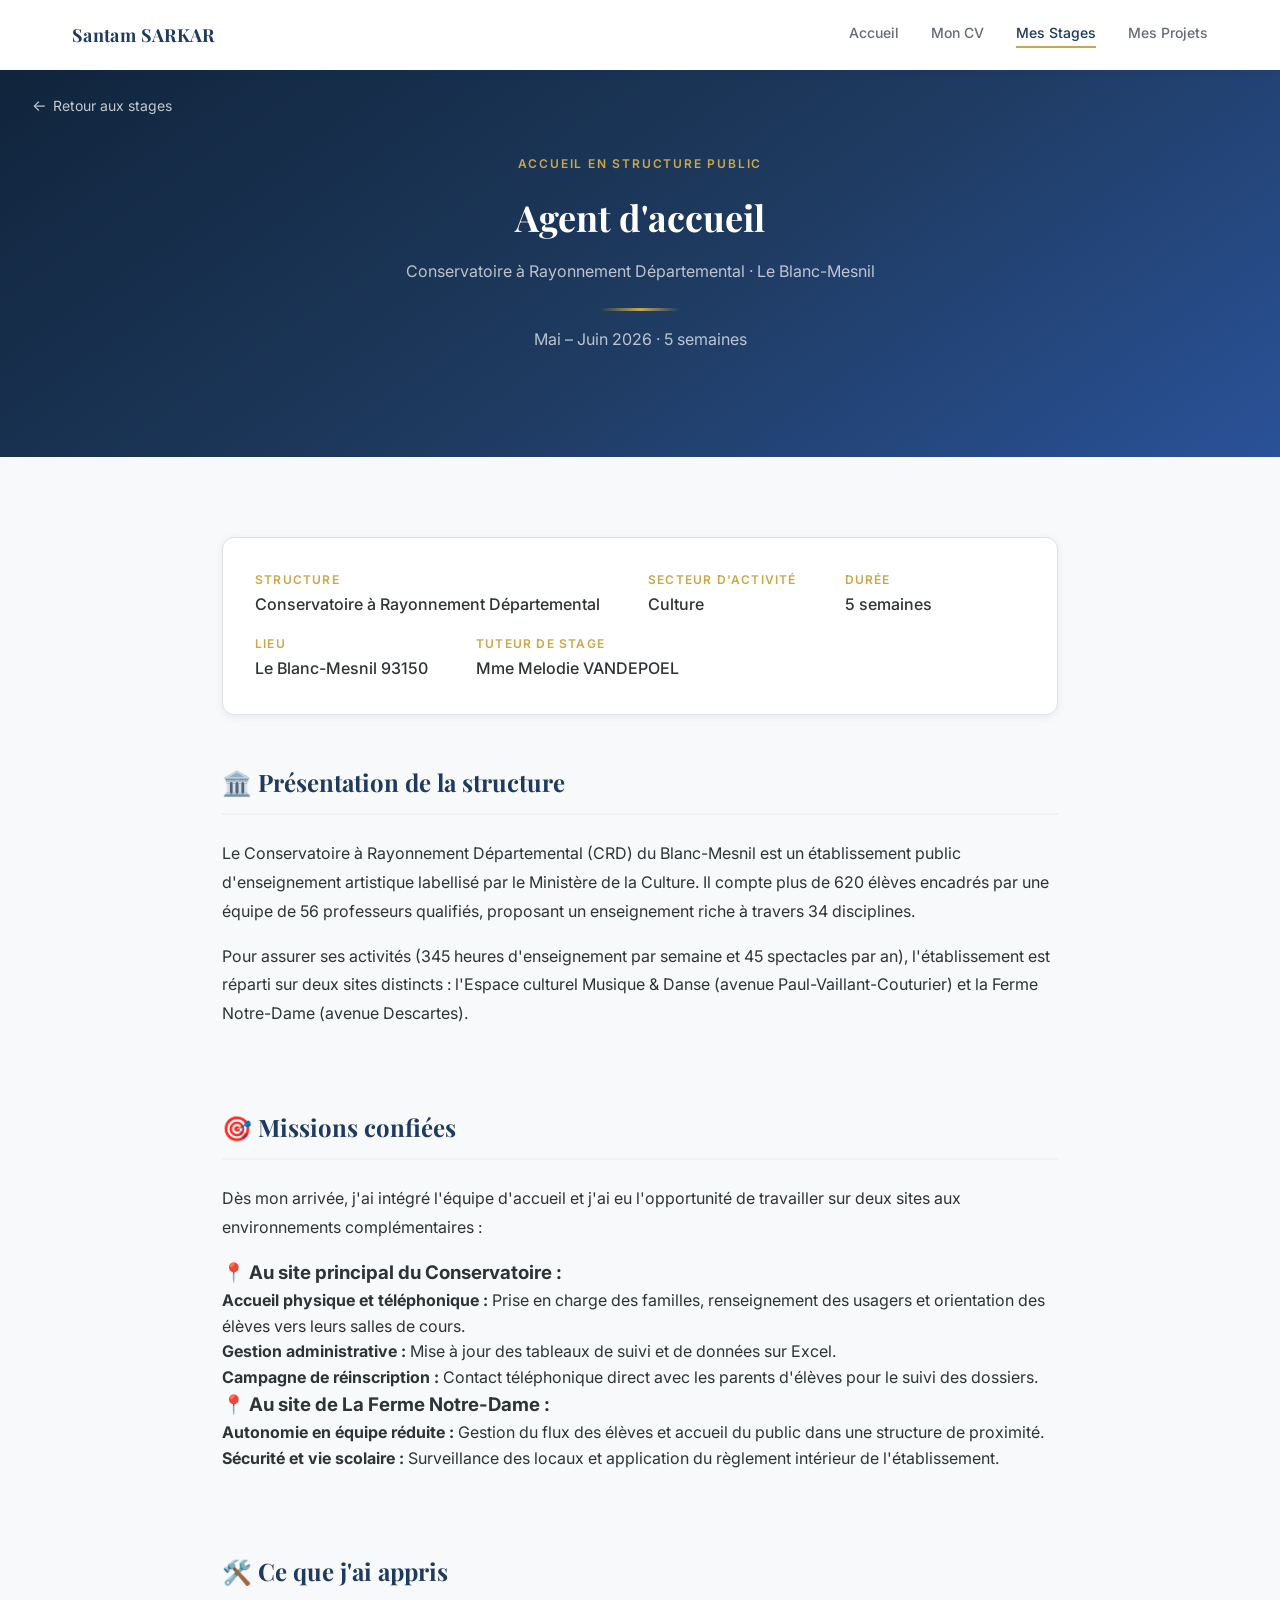
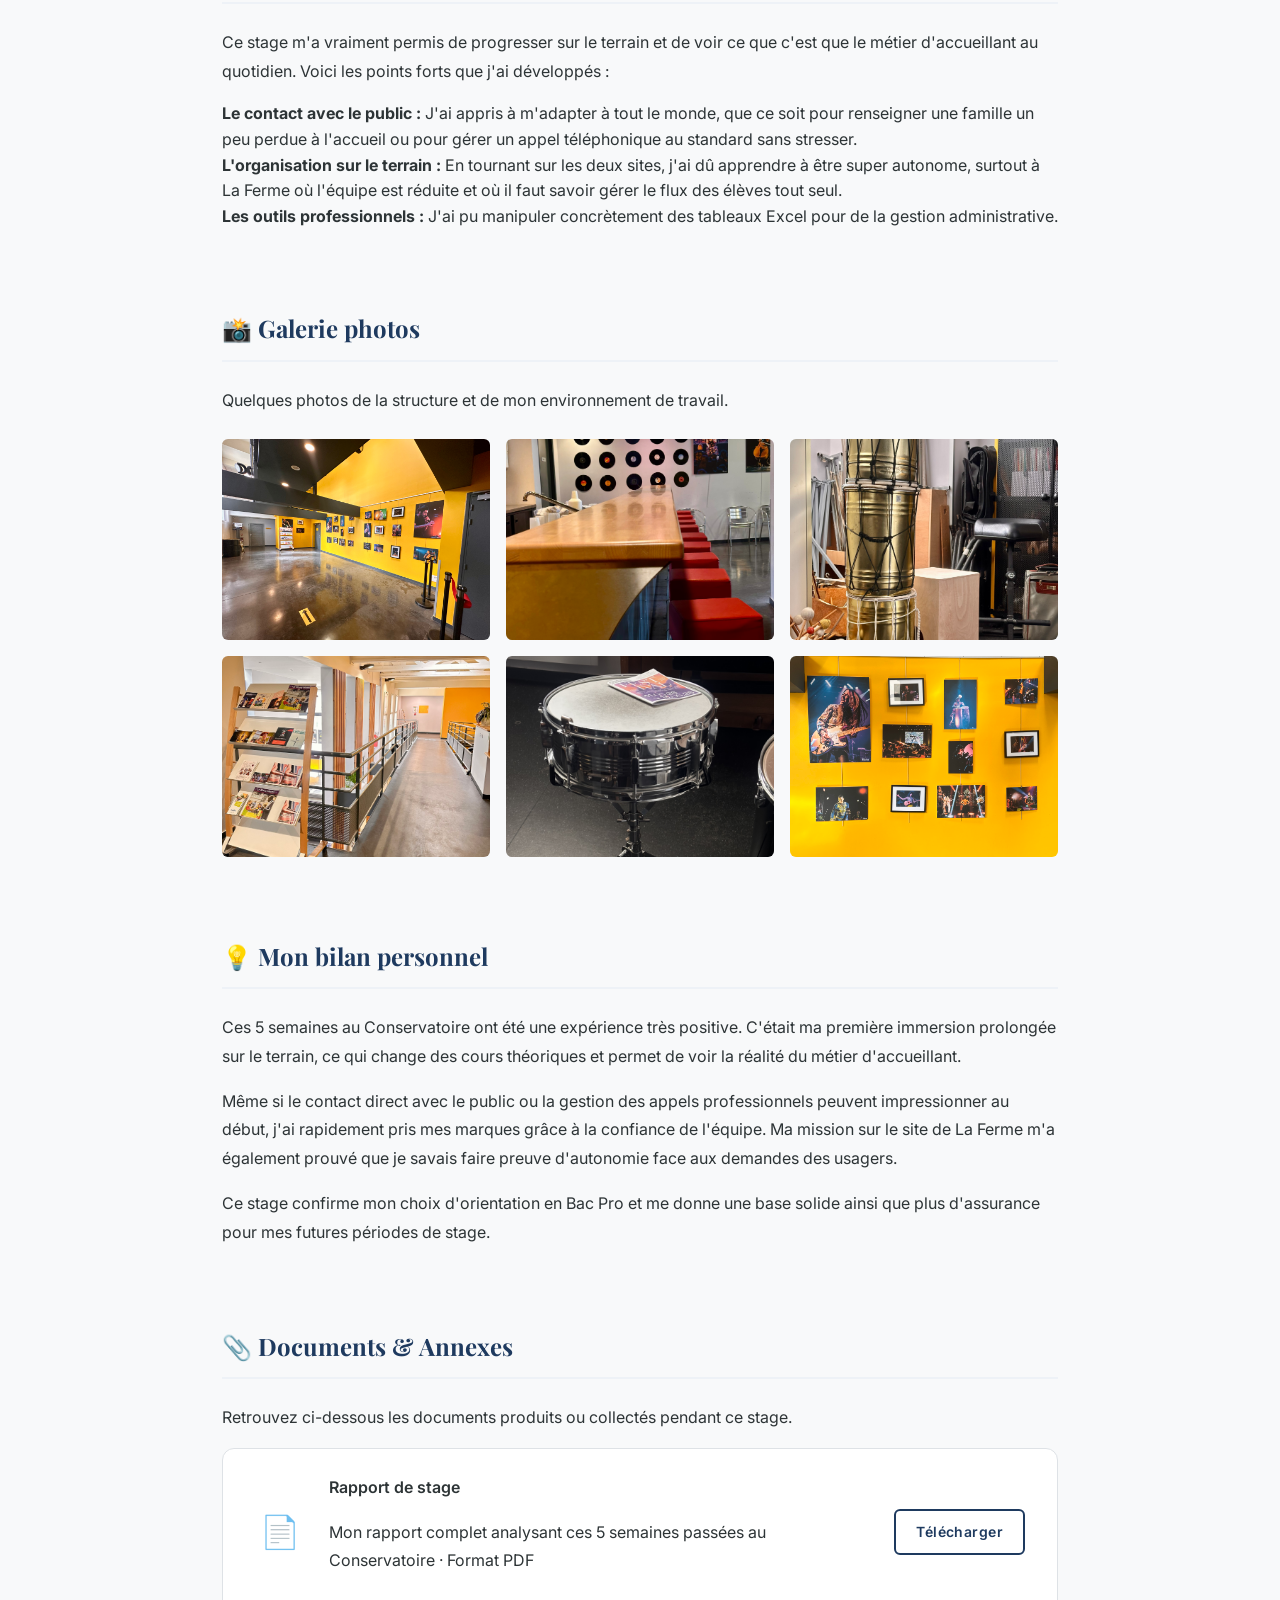
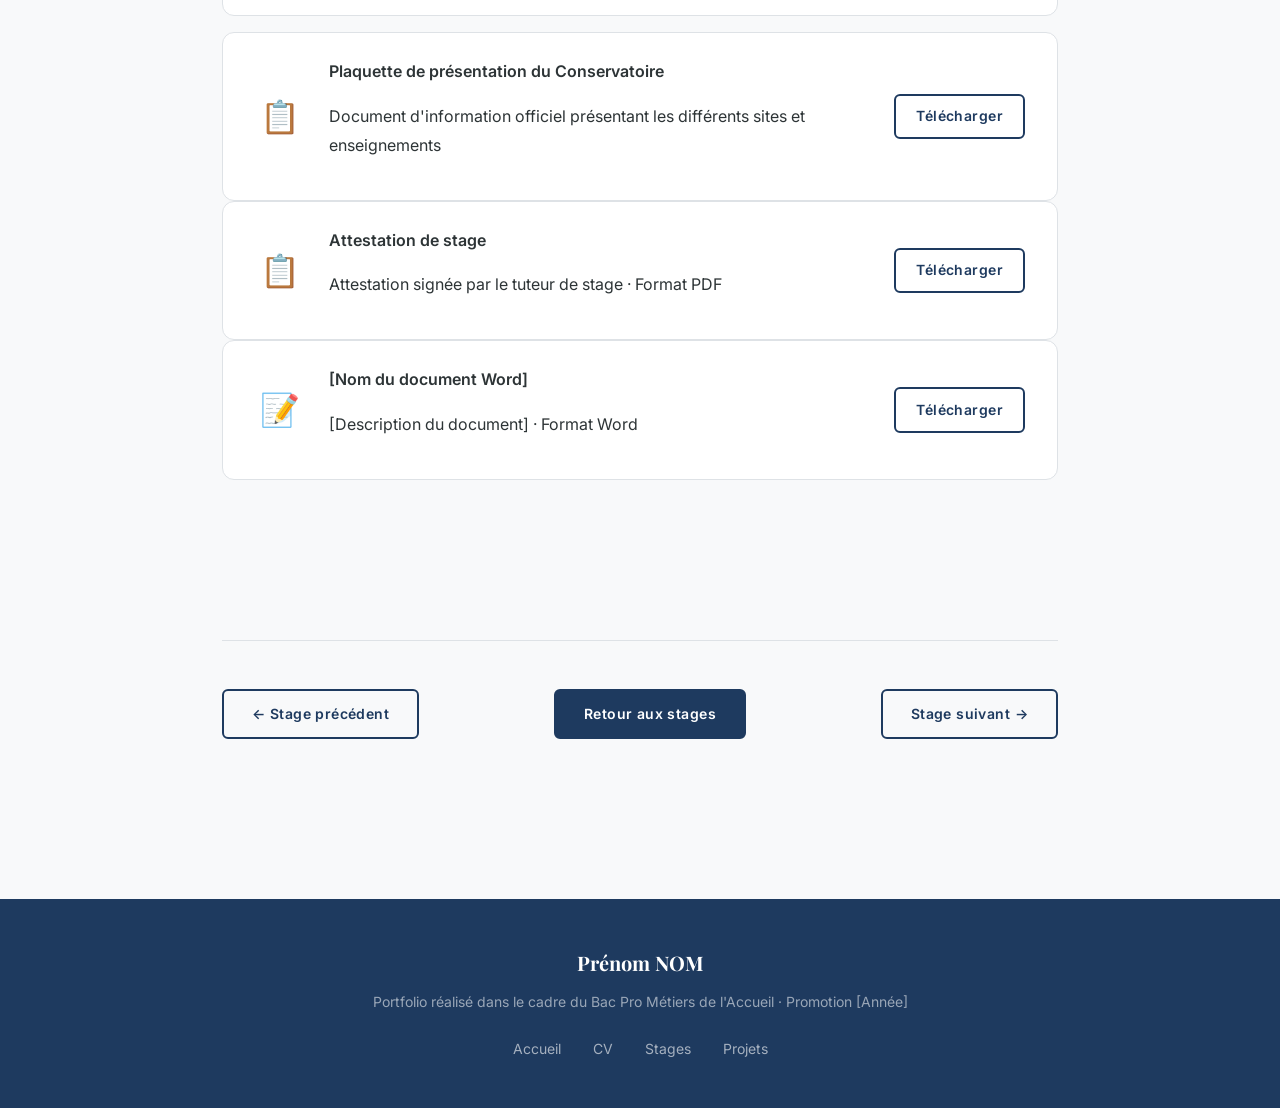
<file: Mon Portfolio/detail-stage1.html>
<!DOCTYPE html>
<html lang="fr">
<head>
<meta charset="UTF-8" />
<meta name="viewport" content="width=device-width, initial-scale=1.0" />

<!-- ============================================================
TITRE DE L'ONGLET
👉 Remplace "Accueil en structure Public" et "Santam SARKAR" par tes infos
============================================================ -->
<title>Stage – Accueil en structure Public | Portfolio Santam SARKAR</title>

<!-- Polices Google Fonts -->
<link rel="preconnect" href="https://fonts.googleapis.com" />
<link rel="preconnect" href="https://fonts.gstatic.com" crossorigin />
<link href="https://fonts.googleapis.com/css2?family=Playfair+Display:wght@600;700&family=Inter:wght@300;400;500;600&display=swap" rel="stylesheet" />

<!-- On réutilise exactement le même fichier style.css -->
<link rel="stylesheet" href="style.css" />

<!-- Styles supplémentaires spécifiques à cette page de détail -->
<style>

/* ---- En-tête de la page de stage (grand bandeau bleu) ---- */
.stage-hero {
background: linear-gradient(145deg, #0F2238 0%, var(--clr-primary) 55%, #2A5298 100%);
padding: calc(var(--navbar-h) + var(--space-3xl)) var(--space-xl) var(--space-3xl);
text-align: center;
position: relative;
}

.stage-hero__tag {
display: inline-block;
font-size: var(--text-xs);
font-weight: 600;
letter-spacing: 0.15em;
text-transform: uppercase;
color: var(--clr-accent);
margin-bottom: var(--space-md);
}

.stage-hero__title {
font-family: var(--font-display);
font-size: clamp(var(--text-2xl), 5vw, var(--text-4xl));
color: var(--clr-white);
margin-bottom: var(--space-sm);
}

.stage-hero__meta {
color: rgba(255,255,255,0.7);
font-size: var(--text-base);
margin-bottom: var(--space-lg);
}

/* Ligne dorée decorative */
.stage-hero__divider {
width: 80px;
height: 3px;
background: linear-gradient(90deg, transparent, var(--clr-accent), transparent);
margin: var(--space-md) auto;
border-radius: 2px;
}

/* Bouton retour au portfolio (en haut à gauche sur desktop) */
.back-btn {
position: absolute;
top: calc(var(--navbar-h) + var(--space-lg));
left: var(--space-xl);
display: inline-flex;
align-items: center;
gap: 0.4rem;
font-size: var(--text-sm);
color: rgba(255,255,255,0.75);
transition: color var(--transition);
}
.back-btn:hover {
color: var(--clr-white);
}
.back-btn::before {
content: '←';
font-size: 1.1em;
}

/* ---- Contenu principal (sous le bandeau) ---- */
.stage-content {
max-width: 900px;
margin: 0 auto;
padding: var(--space-3xl) var(--space-xl);
}

/* Bloc d'information résumé (dates, lieu…) */
.stage-info-bar {
display: flex;
flex-wrap: wrap;
gap: var(--space-md) var(--space-2xl);
background: var(--clr-white);
border: 1px solid var(--clr-border);
border-radius: var(--radius-md);
padding: var(--space-xl);
margin-bottom: var(--space-2xl);
box-shadow: var(--shadow-sm);
}

.stage-info-bar__item {
display: flex;
flex-direction: column;
gap: 0.2rem;
}

.stage-info-bar__label {
font-size: var(--text-xs);
font-weight: 600;
text-transform: uppercase;
letter-spacing: 0.1em;
color: var(--clr-accent);
}

.stage-info-bar__value {
font-size: var(--text-base);
font-weight: 500;
color: var(--clr-dark);
}

/* ---- Blocs de contenu (résumé, missions, bilan…) ---- */
.content-block {
margin-bottom: var(--space-3xl);
}

.content-block__title {
font-family: var(--font-display);
font-size: var(--text-2xl);
color: var(--clr-primary);
margin-bottom: var(--space-lg);
padding-bottom: var(--space-sm);
border-bottom: 2px solid var(--clr-bg-alt);
display: flex;
align-items: center;
gap: var(--space-sm);
}

.content-block p {
font-size: var(--text-base);
color: var(--clr-dark);
line-height: 1.8;
margin-bottom: var(--space-md);
}

/* Liste à puces stylisée */
.styled-list {
display: flex;
flex-direction: column;
gap: var(--space-sm);
padding-left: 0;
}

.styled-list li {
font-size: var(--text-base);
color: var(--clr-dark);
line-height: 1.6;
padding-left: var(--space-lg);
position: relative;
}

.styled-list li::before {
content: '';
position: absolute;
left: 0;
top: 0.6em;
width: 8px;
height: 8px;
border-radius: 50%;
background-color: var(--clr-accent);
}

/* ---- Galerie d'images ---- */
.gallery {
display: grid;
grid-template-columns: repeat(auto-fill, minmax(220px, 1fr));
gap: var(--space-md);
margin-top: var(--space-lg);
}

.gallery__item {
border-radius: var(--radius-sm);
overflow: hidden;
aspect-ratio: 4/3;
background-color: var(--clr-bg-alt);
position: relative;
cursor: pointer;
}

.gallery__item img {
width: 100%;
height: 100%;
object-fit: cover;
transition: transform var(--transition), filter var(--transition);
}

.gallery__item:hover img {
transform: scale(1.06);
filter: brightness(0.85);
}

/* Légende au survol de la photo */
.gallery__item__caption {
position: absolute;
bottom: 0;
left: 0;
right: 0;
background: linear-gradient(transparent, rgba(30,58,95,0.85));
color: white;
font-size: var(--text-xs);
padding: var(--space-xs) var(--space-sm);
opacity: 0;
transition: opacity var(--transition);
}

.gallery__item:hover .gallery__item__caption {
opacity: 1;
}

/* ---- Section Documents / Annexes ---- */
.documents-list {
display: flex;
flex-direction: column;
gap: var(--space-md);
}

.document-item {
display: flex;
align-items: center;
gap: var(--space-lg);
background-color: var(--clr-white);
border: 1px solid var(--clr-border);
border-radius: var(--radius-md);
padding: var(--space-lg) var(--space-xl);
transition: box-shadow var(--transition), border-color var(--transition);
}

.document-item:hover {
box-shadow: var(--shadow-md);
border-color: var(--clr-primary);
}

/* Icône du document */
.document-item__icon {
font-size: 2rem;
flex-shrink: 0;
width: 50px;
text-align: center;
}

.document-item__info {
flex: 1;
}

.document-item__name {
font-weight: 600;
color: var(--clr-dark);
font-size: var(--text-base);
margin-bottom: 0.15rem;
}

.document-item__desc {
font-size: var(--text-sm);
color: var(--clr-text-muted);
}

/* ---- Bilan / compétences validées ---- */
.competences-grid {
display: grid;
grid-template-columns: repeat(auto-fill, minmax(200px, 1fr));
gap: var(--space-md);
margin-top: var(--space-lg);
}

.competence-card {
background-color: var(--clr-white);
border: 1px solid var(--clr-border);
border-radius: var(--radius-md);
padding: var(--space-lg);
text-align: center;
transition: box-shadow var(--transition);
}

.competence-card:hover {
box-shadow: var(--shadow-md);
}

.competence-card__icon {
font-size: 1.8rem;
margin-bottom: var(--space-sm);
display: block;
}

.competence-card__text {
font-size: var(--text-sm);
font-weight: 500;
color: var(--clr-dark);
}

/* Responsive mobile */
@media (max-width: 768px) {
.back-btn {
position: static;
display: inline-flex;
margin-bottom: var(--space-md);
}
.stage-hero {
text-align: left;
}
.stage-info-bar {
flex-direction: column;
gap: var(--space-md);
}
.gallery {
grid-template-columns: repeat(auto-fill, minmax(160px, 1fr));
}
.document-item {
flex-direction: column;
align-items: flex-start;
gap: var(--space-sm);
}
}

</style>
</head>
<body>

<!-- ============================================================
BARRE DE NAVIGATION (identique à l'accueil)
============================================================ -->
<header class="navbar is-scrolled" id="navbar">
<div class="navbar__container">
<!-- 👉 Remplace "Santam SARKAR" par ton nom -->
<a href="index.html" class="navbar__logo">Santam SARKAR</a>

<button class="navbar__toggle" id="navToggle" aria-label="Ouvrir le menu">
<span></span><span></span><span></span>
</button>

<nav class="navbar__menu" id="navMenu">
<a href="index.html#accueil" class="navbar__link">Accueil</a>
<a href="index.html#cv" class="navbar__link">Mon CV</a>
<!-- Le lien "Mes Stages" est actif sur cette page -->
<a href="index.html#stages" class="navbar__link is-active">Mes Stages</a>
<a href="index.html#projets" class="navbar__link">Mes Projets</a>
</nav>
</div>
</header>


<!-- ============================================================
BANDEAU D'EN-TÊTE DU STAGE
============================================================ -->
<div class="stage-hero">

<!-- Bouton retour -->
<a href="index.html#stages" class="back-btn">Retour aux stages</a>

<!-- 👉 Remplace par le type de structure -->
<p class="stage-hero__tag">Accueil en Structure Public</p>

<!-- 👉 Remplace par le nom du poste ou de ta mission -->
<h1 class="stage-hero__title">Agent d'accueil</h1>

<!-- 👉 Remplace par le nom de la structure et la ville -->
<p class="stage-hero__meta">Conservatoire à Rayonnement Départemental · Le Blanc-Mesnil</p>

<div class="stage-hero__divider"></div>

<!-- 👉 Remplace par les dates du stage -->
<p class="stage-hero__meta">Mai – Juin 2026 · 5 semaines</p>

</div>


<!-- ============================================================
CONTENU PRINCIPAL DE LA PAGE
============================================================ -->
<main class="stage-content">

<!-- ---- BLOC 1 : Fiche d'informations rapides ---- -->
<!-- 👉 Complète chaque champ avec tes vraies informations -->
<div class="stage-info-bar">

<div class="stage-info-bar__item">
<span class="stage-info-bar__label">Structure</span>
<!-- 👉 Remplace -->
<span class="stage-info-bar__value">Conservatoire à Rayonnement Départemental</span>
</div>

<div class="stage-info-bar__item">
<span class="stage-info-bar__label">Secteur d'activité</span>
<!-- 👉 Remplace (ex: Commerce, Services, Culture, Événementiel…) -->
<span class="stage-info-bar__value">Culture</span>
</div>

<div class="stage-info-bar__item">
<span class="stage-info-bar__label">Durée</span>
<!-- 👉 Remplace -->
<span class="stage-info-bar__value">5 semaines</span>
</div>

<div class="stage-info-bar__item">
<span class="stage-info-bar__label">Lieu</span>
<!-- 👉 Remplace -->
<span class="stage-info-bar__value">Le Blanc-Mesnil 93150</span>
</div>

<div class="stage-info-bar__item">
<span class="stage-info-bar__label">Tuteur de stage</span>
<!-- 👉 Remplace (prénom + nom, ou "M. / Mme [Nom]") -->
<span class="stage-info-bar__value">Mme Melodie VANDEPOEL</span>
</div>

</div>


<!-- ---- BLOC 2 : Présentation de la structure ---- -->
<div class="content-block">
<h2 class="content-block__title">🏛️ Présentation de la structure</h2>

<!-- 👉 Décris la structure où tu as effectué ton stage -->
<!-- Réponds aux questions : Quoi ? Qui ? Taille ? Activités principales ? -->
<p>
Le Conservatoire à Rayonnement Départemental (CRD) du Blanc-Mesnil est un établissement public d'enseignement artistique labellisé par le Ministère de la Culture. Il compte plus de 620 élèves encadrés par une équipe de 56 professeurs qualifiés, proposant un enseignement riche à travers 34 disciplines.
</p>
<p>
Pour assurer ses activités (345 heures d'enseignement par semaine et 45 spectacles par an), l'établissement est réparti sur deux sites distincts : l'Espace culturel Musique & Danse (avenue Paul-Vaillant-Couturier) et la Ferme Notre-Dame (avenue Descartes).
</p>
</div>


<!-- ---- BLOC 3 : Missions réalisées ---- -->
<div class="content-block">


<div class="content-block">
<h2 class="content-block__title">🎯 Missions confiées</h2>

<p>
Dès mon arrivée, j'ai intégré l'équipe d'accueil et j'ai eu l'opportunité de travailler sur deux sites aux environnements complémentaires :
</p>

<h3>📍 Au site principal du Conservatoire :</h3>
<ul>
    <li><strong>Accueil physique et téléphonique :</strong> Prise en charge des familles, renseignement des usagers et orientation des élèves vers leurs salles de cours.</li>
    <li><strong>Gestion administrative :</strong> Mise à jour des tableaux de suivi et de données sur Excel.</li>
    <li><strong>Campagne de réinscription :</strong> Contact téléphonique direct avec les parents d'élèves pour le suivi des dossiers.</li>
</ul>

<h3>📍 Au site de La Ferme Notre-Dame :</h3>
<ul>
    <li><strong>Autonomie en équipe réduite :</strong> Gestion du flux des élèves et accueil du public dans une structure de proximité.</li>
    <li><strong>Sécurité et vie scolaire :</strong> Surveillance des locaux et application du règlement intérieur de l'établissement.</li>
</ul>
</div>


<!-- ---- BLOC 4 : Compétences développées ---- -->
<div class="content-block">
<h2 class="content-block__title">🛠️ Ce que j'ai appris</h2>
<p>
Ce stage m'a vraiment permis de progresser sur le terrain et de voir ce que c'est que le métier d'accueillant au quotidien. Voici les points forts que j'ai développés :
</p>
<ul>
    <li><strong>Le contact avec le public :</strong> J'ai appris à m'adapter à tout le monde, que ce soit pour renseigner une famille un peu perdue à l'accueil ou pour gérer un appel téléphonique au standard sans stresser.</li>
    <li><strong>L'organisation sur le terrain :</strong> En tournant sur les deux sites, j'ai dû apprendre à être super autonome, surtout à La Ferme où l'équipe est réduite et où il faut savoir gérer le flux des élèves tout seul.</li>
    <li><strong>Les outils professionnels :</strong> J'ai pu manipuler concrètement des tableaux Excel pour de la gestion administrative.</li>
</ul>
</div>

<!-- 👉 Ajoute ou supprime des cartes selon tes compétences -->

</div>
</div>


<!-- ---- BLOC 5 : Galerie de photos ---- -->
<div class="content-block">
<h2 class="content-block__title">📸 Galerie photos</h2>

<p>
Quelques photos de la structure et de mon environnement de travail.
<!-- 👉 Adapte cette phrase si tu as des photos de tes missions -->
</p>

<!-- ============================================================
GALERIE D'IMAGES
👉 Pour chaque photo :
1. Place ton fichier image dans un dossier "images/"
2. Remplace "images/stage1-photo1.jpg" par le bon chemin
3. Remplace "Légende de la photo" par une courte description
4. Remplace le texte dans alt="..." pour l'accessibilité

Si tu n'as pas de photos → supprime toute cette div.gallery
============================================================ -->
<div class="gallery">

<div class="gallery__item">
<img src="images/stage1-photo1.jpeg" alt="Hall d'accueil" loading="lazy">
<span class="gallery__item_caption">Le hall principal et la galerie d'exposition culturelle</span>
</div>

<div class="gallery__item">
<img src="images/stage1-photo2.jpeg" alt="Espace cafétéria" loading="lazy">
<span class="gallery__item_caption">L'espace de convivialité décoré pour les usagers et artistes</span>
</div>

<div class="gallery__item">
<img src="images/stage1-photo3.jpeg" alt="Instruments" loading="lazy">
<span class="gallery__item_caption">Gestion et suivi du matériel d'enseignement artistique</span>
</div>

<div class="gallery__item">
<img src="images/stage1-photo4.jpeg" alt="Couloir" loading="lazy">
<span class="gallery__item_caption">Le comptoir d'information et l'affichage des brochures culturelles</span>
</div>

<div class="gallery__item">
<img src="images/stage1-photo5.jpeg" alt="Couloir" loading="lazy">
<span class="gallery__item_caption">Le comptoir d'information et l'affichage des brochures culturelles</span>
</div>

<div class="gallery__item">
<img src="images/stage1-photo6.jpeg" alt="Couloir" loading="lazy">
<span class="gallery__item_caption">Le comptoir d'information et l'affichage des brochures culturelles</span>
</div>
</div>
<!-- 👉 Pour ajouter d'autres photos, copie-colle un bloc .gallery__item -->

</div>
</div>


<!-- ---- BLOC 6 : Bilan personnel ---- -->
<div class="content-block">


<!-- 👉 Écris ici ton bilan personnel du stage (ce que tu as appris, ce qui t'a plu ou moins plu, ce que tu retiens…) -->
<div class="content-block">
<h2 class="content-block__title">💡 Mon bilan personnel</h2>
<p>
Ces 5 semaines au Conservatoire ont été une expérience très positive. C'était ma première immersion prolongée sur le terrain, ce qui change des cours théoriques et permet de voir la réalité du métier d'accueillant.
</p>
<p>
Même si le contact direct avec le public ou la gestion des appels professionnels peuvent impressionner au début, j'ai rapidement pris mes marques grâce à la confiance de l'équipe. Ma mission sur le site de La Ferme m'a également prouvé que je savais faire preuve d'autonomie face aux demandes des usagers.
</p>
<p>
Ce stage confirme mon choix d'orientation en Bac Pro et me donne une base solide ainsi que plus d'assurance pour mes futures périodes de stage.
</p>
</div>


<!-- ---- BLOC 7 : Documents et Annexes ---- -->
<div class="content-block">
<h2 class="content-block__title">📎 Documents & Annexes</h2>

<p>Retrouvez ci-dessous les documents produits ou collectés pendant ce stage.</p>

<!-- ============================================================
LISTE DES DOCUMENTS TÉLÉCHARGEABLES
👉 Pour chaque document :
1. Place ton fichier dans un dossier "documents/"
2. Remplace le href par le bon chemin de ton fichier
3. Remplace le nom et la description
4. Choisis l'icône adaptée :
📄 = PDF général
📊 = Excel / tableau
📝 = Word / rapport écrit
🖼️ = Image / photo
📋 = Formulaire / attestation

Pour les fichiers Word et Excel : ajoute download pour permettre le téléchargement
============================================================ -->
<div class="documents-list">
<div class="content-block">



<div class="documents-list">

<a href="documents/rapport-stage1.pdf" download class="document-item">
<div class="document-item__icon">📄</div>
<div class="document-item__info">
<p class="document-item__name">Rapport de stage</p>
<p class="document-item__desc">Mon rapport complet analysant ces 5 semaines passées au Conservatoire · Format PDF</p>
</div>
<span class="btn btn--card" style="flex-shrink:0;">Télécharger</span>
</a>

<a href="documents/plaquette-conservatoire.pdf" download class="document-item">
<div class="document-item__icon">📋</div>
<div class="document-item__info">
<p class="document-item__name">Plaquette de présentation du Conservatoire</p>
<p class="document-item__desc">Document d'information officiel présentant les différents sites et enseignements</p>
</div>
<span class="btn btn--card" style="flex-shrink:0;">Télécharger</span>
</a>

</div>

<!-- Document 3 : Attestation de stage -->
<a href="documents/attestation-stage1.pdf" download class="document-item">
<div class="document-item__icon">📋</div>
<div class="document-item__info">
<p class="document-item__name">Attestation de stage</p>
<p class="document-item__desc">Attestation signée par le tuteur de stage · Format PDF</p>
</div>
<span class="btn btn--card" style="flex-shrink:0;">Télécharger</span>
</a>

<!-- Document 4 : Exemple avec un fichier Word -->
<a href="documents/compte-rendu.docx" download class="document-item">
<div class="document-item__icon">📝</div>
<div class="document-item__info">
<!-- 👉 Adapte selon ton document -->
<p class="document-item__name">[Nom du document Word]</p>
<p class="document-item__desc">[Description du document] · Format Word</p>
</div>
<span class="btn btn--card" style="flex-shrink:0;">Télécharger</span>
</a>

<!-- 👉 Pour ajouter d'autres documents, copie-colle un bloc .document-item -->

</div>
</div>


<!-- ---- Navigation entre stages ---- -->
<!-- 👉 Ces boutons permettent de passer d'un stage à l'autre sans repasser par l'accueil -->
<div style="display:flex; justify-content:space-between; flex-wrap:wrap; gap:var(--space-md); margin-top:var(--space-3xl); padding-top:var(--space-2xl); border-top:1px solid var(--clr-border);">
<!-- 👉 Si c'est le stage 1, mets un lien vide ou supprime ce bouton -->
<a href="detail-stage1.html" class="btn btn--outline" style="color:var(--clr-primary); border-color:var(--clr-primary);">← Stage précédent</a>
<a href="index.html#stages" class="btn btn--primary">Retour aux stages</a>
<!-- 👉 Si c'est le dernier stage, mets un lien vide ou supprime ce bouton -->
<a href="detail-stage2.html" class="btn btn--outline" style="color:var(--clr-primary); border-color:var(--clr-primary);">Stage suivant →</a>
</div>

</main>


<!-- ============================================================
PIED DE PAGE
============================================================ -->
<footer class="footer">
<div class="footer__container">
<!-- 👉 Remplace "Prénom NOM" par ton nom -->
<p class="footer__name">Prénom NOM</p>
<p class="footer__mention">Portfolio réalisé dans le cadre du Bac Pro Métiers de l'Accueil · Promotion [Année]</p>
<nav class="footer__nav">
<a href="index.html#accueil">Accueil</a>
<a href="index.html#cv">CV</a>
<a href="index.html#stages">Stages</a>
<a href="index.html#projets">Projets</a>
</nav>
</div>
</footer>


<!-- ============================================================
SCRIPT JAVASCRIPT (menu mobile + navbar)
============================================================ -->
<script>
// Menu hamburger
const toggle = document.getElementById('navToggle');
const menu = document.getElementById('navMenu');

toggle.addEventListener('click', () => {
menu.classList.toggle('is-open');
toggle.classList.toggle('is-active');
});

document.querySelectorAll('.navbar__link').forEach(link => {
link.addEventListener('click', () => {
menu.classList.remove('is-open');
toggle.classList.remove('is-active');
});
});
</script>

</body>
</html>
</file>
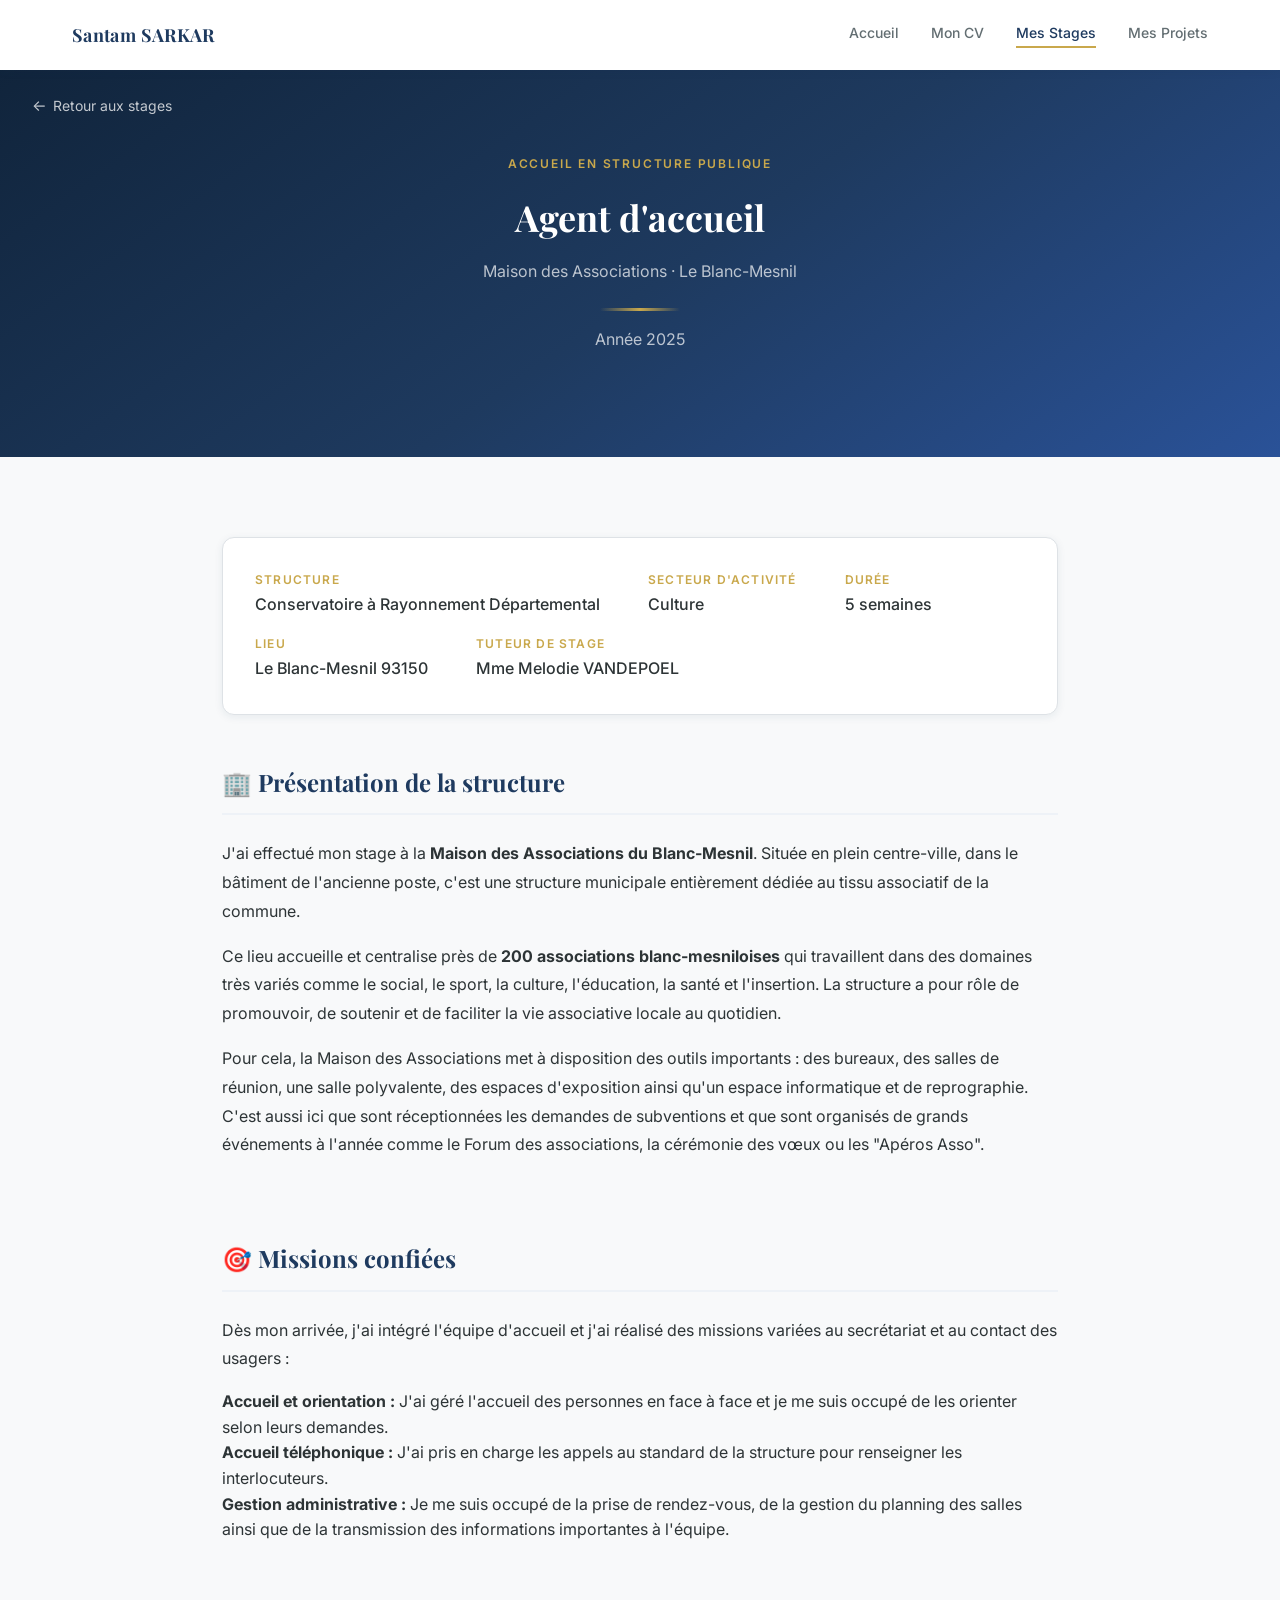
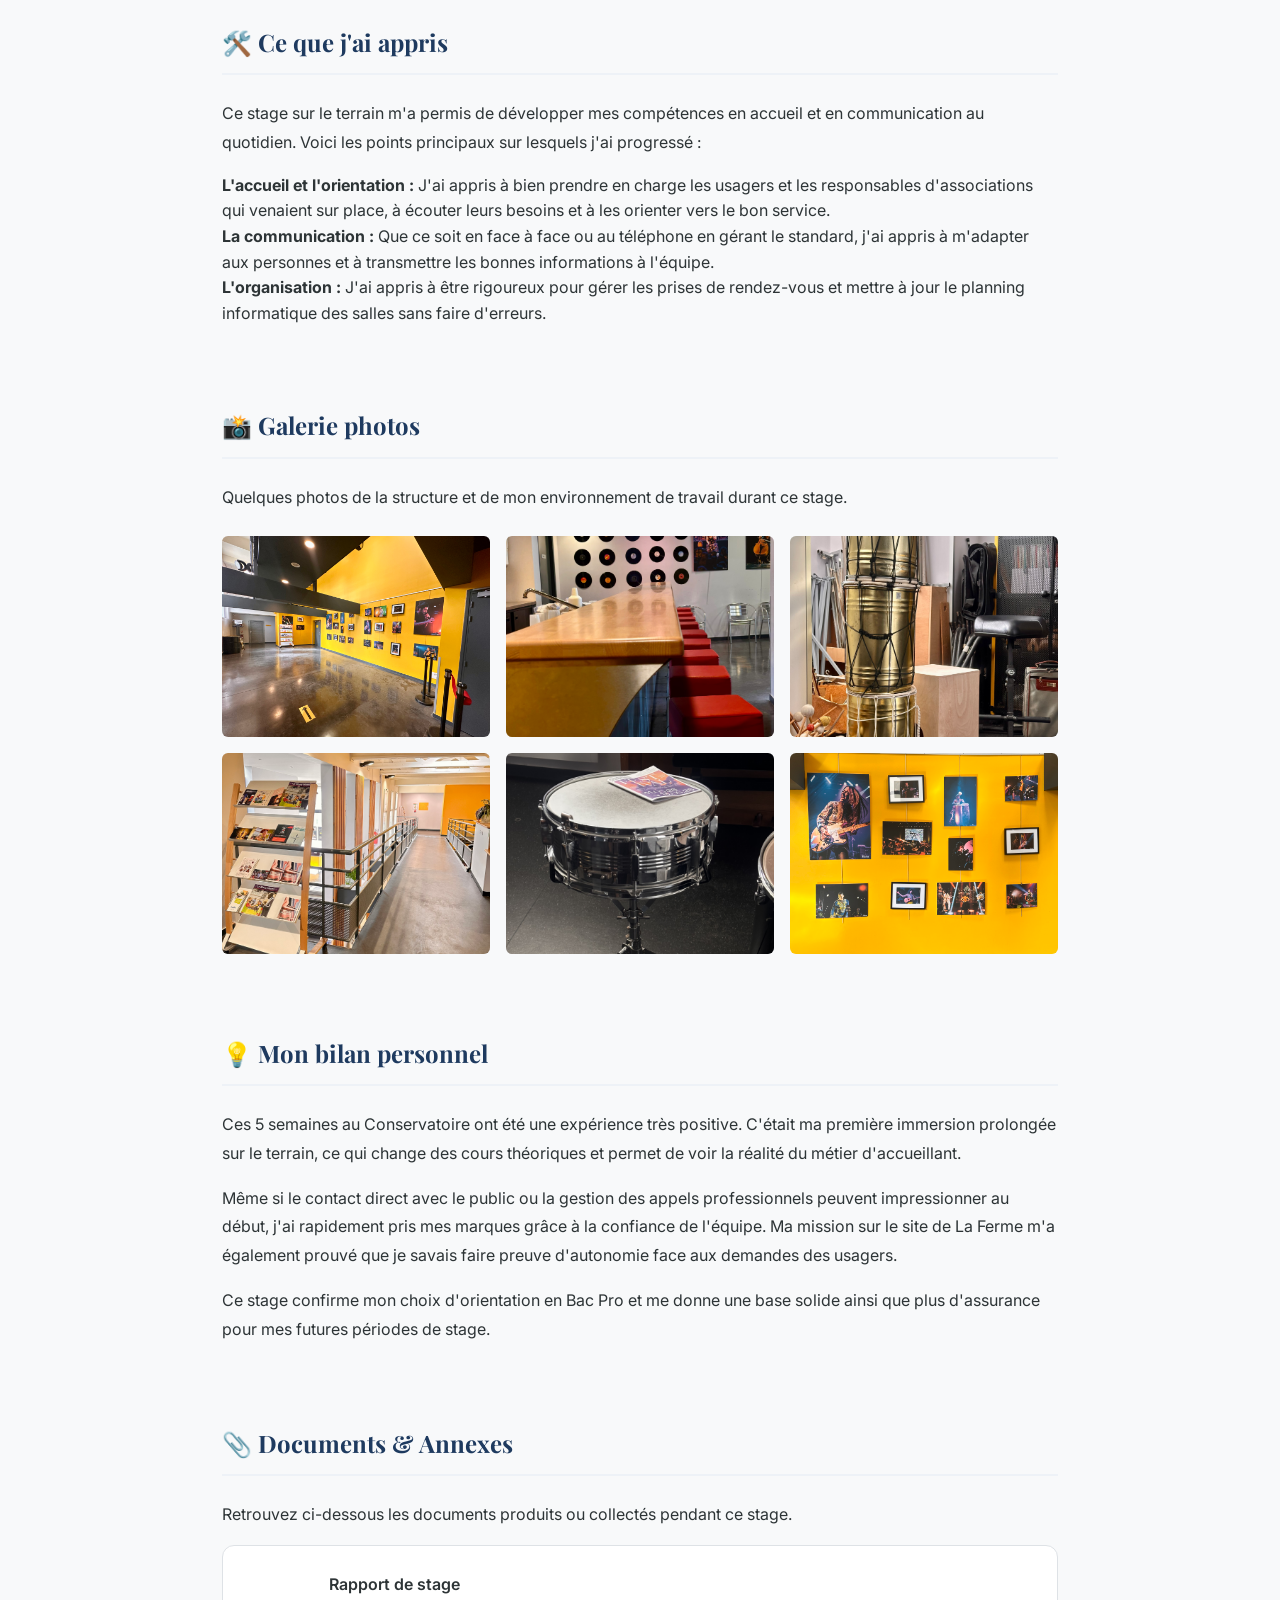
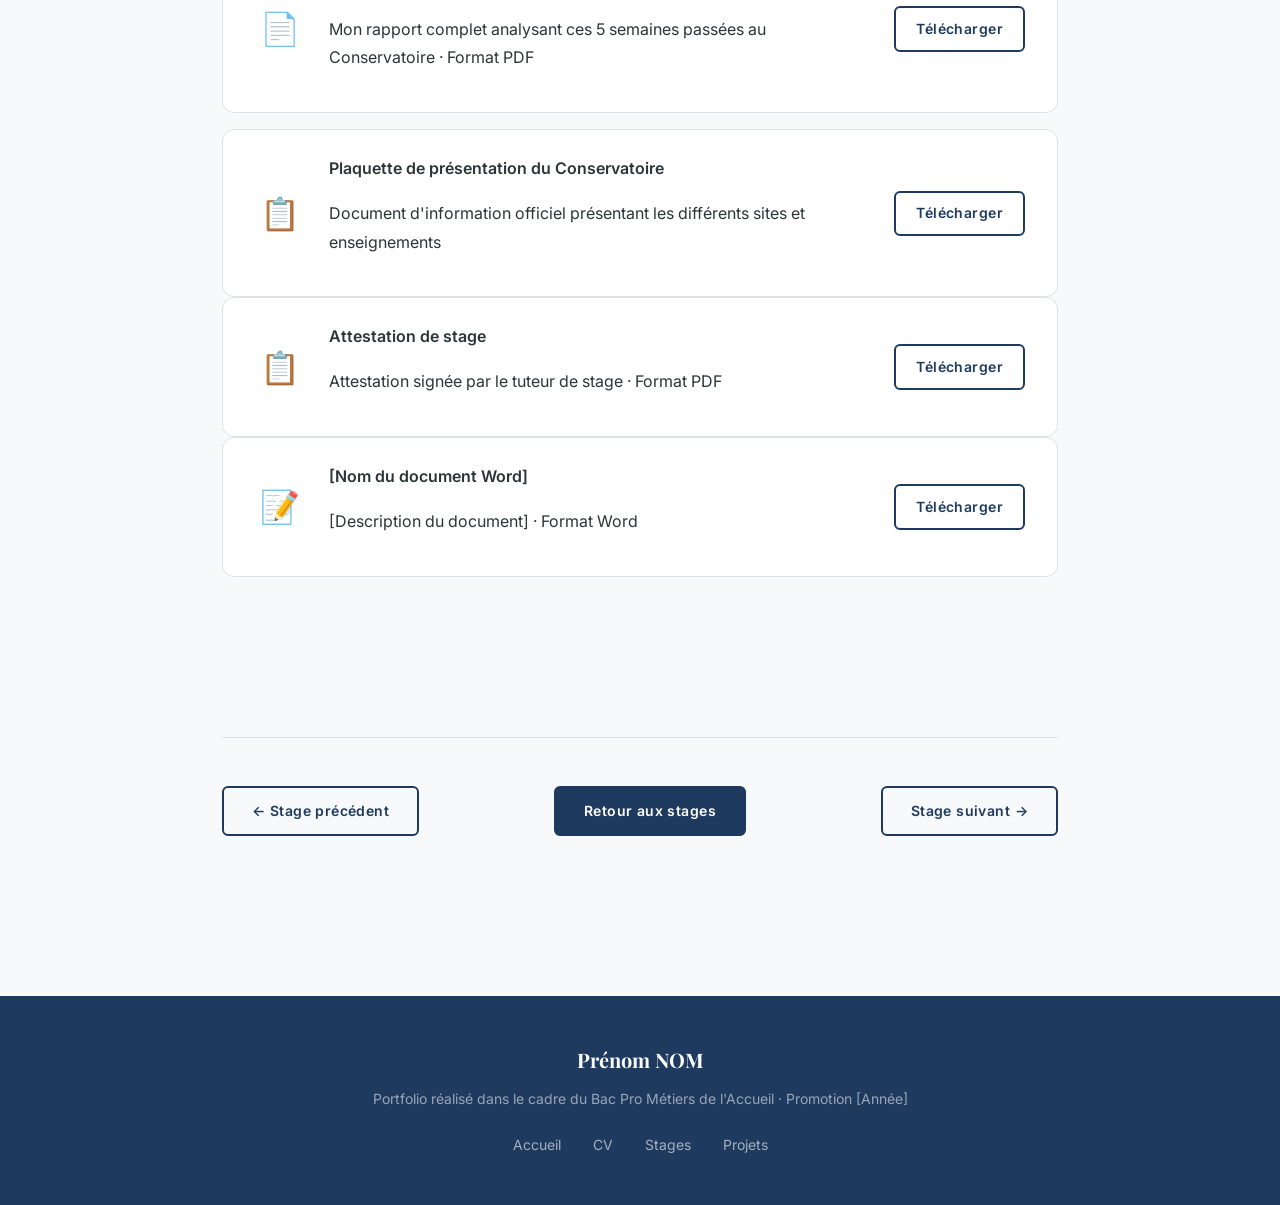
<file: Mon Portfolio/detail-stage2.html>
<!DOCTYPE html>
<html lang="fr">
<head>
<meta charset="UTF-8" />
<meta name="viewport" content="width=device-width, initial-scale=1.0" />

<!-- ============================================================
TITRE DE L'ONGLET
👉 Remplace "Accueil en structure Public" et "Santam SARKAR" par tes infos
============================================================ -->
<title>Stage – Accueil en structure Public | Portfolio Santam SARKAR</title>

<!-- Polices Google Fonts -->
<link rel="preconnect" href="https://fonts.googleapis.com" />
<link rel="preconnect" href="https://fonts.gstatic.com" crossorigin />
<link href="https://fonts.googleapis.com/css2?family=Playfair+Display:wght@600;700&family=Inter:wght@300;400;500;600&display=swap" rel="stylesheet" />

<!-- On réutilise exactement le même fichier style.css -->
<link rel="stylesheet" href="style.css" />

<!-- Styles supplémentaires spécifiques à cette page de détail -->
<style>

/* ---- En-tête de la page de stage (grand bandeau bleu) ---- */
.stage-hero {
background: linear-gradient(145deg, #0F2238 0%, var(--clr-primary) 55%, #2A5298 100%);
padding: calc(var(--navbar-h) + var(--space-3xl)) var(--space-xl) var(--space-3xl);
text-align: center;
position: relative;
}

.stage-hero__tag {
display: inline-block;
font-size: var(--text-xs);
font-weight: 600;
letter-spacing: 0.15em;
text-transform: uppercase;
color: var(--clr-accent);
margin-bottom: var(--space-md);
}

.stage-hero__title {
font-family: var(--font-display);
font-size: clamp(var(--text-2xl), 5vw, var(--text-4xl));
color: var(--clr-white);
margin-bottom: var(--space-sm);
}

.stage-hero__meta {
color: rgba(255,255,255,0.7);
font-size: var(--text-base);
margin-bottom: var(--space-lg);
}

/* Ligne dorée decorative */
.stage-hero__divider {
width: 80px;
height: 3px;
background: linear-gradient(90deg, transparent, var(--clr-accent), transparent);
margin: var(--space-md) auto;
border-radius: 2px;
}

/* Bouton retour au portfolio (en haut à gauche sur desktop) */
.back-btn {
position: absolute;
top: calc(var(--navbar-h) + var(--space-lg));
left: var(--space-xl);
display: inline-flex;
align-items: center;
gap: 0.4rem;
font-size: var(--text-sm);
color: rgba(255,255,255,0.75);
transition: color var(--transition);
}
.back-btn:hover {
color: var(--clr-white);
}
.back-btn::before {
content: '←';
font-size: 1.1em;
}

/* ---- Contenu principal (sous le bandeau) ---- */
.stage-content {
max-width: 900px;
margin: 0 auto;
padding: var(--space-3xl) var(--space-xl);
}

/* Bloc d'information résumé (dates, lieu…) */
.stage-info-bar {
display: flex;
flex-wrap: wrap;
gap: var(--space-md) var(--space-2xl);
background: var(--clr-white);
border: 1px solid var(--clr-border);
border-radius: var(--radius-md);
padding: var(--space-xl);
margin-bottom: var(--space-2xl);
box-shadow: var(--shadow-sm);
}

.stage-info-bar__item {
display: flex;
flex-direction: column;
gap: 0.2rem;
}

.stage-info-bar__label {
font-size: var(--text-xs);
font-weight: 600;
text-transform: uppercase;
letter-spacing: 0.1em;
color: var(--clr-accent);
}

.stage-info-bar__value {
font-size: var(--text-base);
font-weight: 500;
color: var(--clr-dark);
}

/* ---- Blocs de contenu (résumé, missions, bilan…) ---- */
.content-block {
margin-bottom: var(--space-3xl);
}

.content-block__title {
font-family: var(--font-display);
font-size: var(--text-2xl);
color: var(--clr-primary);
margin-bottom: var(--space-lg);
padding-bottom: var(--space-sm);
border-bottom: 2px solid var(--clr-bg-alt);
display: flex;
align-items: center;
gap: var(--space-sm);
}

.content-block p {
font-size: var(--text-base);
color: var(--clr-dark);
line-height: 1.8;
margin-bottom: var(--space-md);
}

/* Liste à puces stylisée */
.styled-list {
display: flex;
flex-direction: column;
gap: var(--space-sm);
padding-left: 0;
}

.styled-list li {
font-size: var(--text-base);
color: var(--clr-dark);
line-height: 1.6;
padding-left: var(--space-lg);
position: relative;
}

.styled-list li::before {
content: '';
position: absolute;
left: 0;
top: 0.6em;
width: 8px;
height: 8px;
border-radius: 50%;
background-color: var(--clr-accent);
}

/* ---- Galerie d'images ---- */
.gallery {
display: grid;
grid-template-columns: repeat(auto-fill, minmax(220px, 1fr));
gap: var(--space-md);
margin-top: var(--space-lg);
}

.gallery__item {
border-radius: var(--radius-sm);
overflow: hidden;
aspect-ratio: 4/3;
background-color: var(--clr-bg-alt);
position: relative;
cursor: pointer;
}

.gallery__item img {
width: 100%;
height: 100%;
object-fit: cover;
transition: transform var(--transition), filter var(--transition);
}

.gallery__item:hover img {
transform: scale(1.06);
filter: brightness(0.85);
}

/* Légende au survol de la photo */
.gallery__item__caption {
position: absolute;
bottom: 0;
left: 0;
right: 0;
background: linear-gradient(transparent, rgba(30,58,95,0.85));
color: white;
font-size: var(--text-xs);
padding: var(--space-xs) var(--space-sm);
opacity: 0;
transition: opacity var(--transition);
}

.gallery__item:hover .gallery__item__caption {
opacity: 1;
}

/* ---- Section Documents / Annexes ---- */
.documents-list {
display: flex;
flex-direction: column;
gap: var(--space-md);
}

.document-item {
display: flex;
align-items: center;
gap: var(--space-lg);
background-color: var(--clr-white);
border: 1px solid var(--clr-border);
border-radius: var(--radius-md);
padding: var(--space-lg) var(--space-xl);
transition: box-shadow var(--transition), border-color var(--transition);
}

.document-item:hover {
box-shadow: var(--shadow-md);
border-color: var(--clr-primary);
}

/* Icône du document */
.document-item__icon {
font-size: 2rem;
flex-shrink: 0;
width: 50px;
text-align: center;
}

.document-item__info {
flex: 1;
}

.document-item__name {
font-weight: 600;
color: var(--clr-dark);
font-size: var(--text-base);
margin-bottom: 0.15rem;
}

.document-item__desc {
font-size: var(--text-sm);
color: var(--clr-text-muted);
}

/* ---- Bilan / compétences validées ---- */
.competences-grid {
display: grid;
grid-template-columns: repeat(auto-fill, minmax(200px, 1fr));
gap: var(--space-md);
margin-top: var(--space-lg);
}

.competence-card {
background-color: var(--clr-white);
border: 1px solid var(--clr-border);
border-radius: var(--radius-md);
padding: var(--space-lg);
text-align: center;
transition: box-shadow var(--transition);
}

.competence-card:hover {
box-shadow: var(--shadow-md);
}

.competence-card__icon {
font-size: 1.8rem;
margin-bottom: var(--space-sm);
display: block;
}

.competence-card__text {
font-size: var(--text-sm);
font-weight: 500;
color: var(--clr-dark);
}

/* Responsive mobile */
@media (max-width: 768px) {
.back-btn {
position: static;
display: inline-flex;
margin-bottom: var(--space-md);
}
.stage-hero {
text-align: left;
}
.stage-info-bar {
flex-direction: column;
gap: var(--space-md);
}
.gallery {
grid-template-columns: repeat(auto-fill, minmax(160px, 1fr));
}
.document-item {
flex-direction: column;
align-items: flex-start;
gap: var(--space-sm);
}
}

</style>
</head>
<body>

<!-- ============================================================
BARRE DE NAVIGATION (identique à l'accueil)
============================================================ -->
<header class="navbar is-scrolled" id="navbar">
<div class="navbar__container">
<!-- 👉 Remplace "Santam SARKAR" par ton nom -->
<a href="index.html" class="navbar__logo">Santam SARKAR</a>

<button class="navbar__toggle" id="navToggle" aria-label="Ouvrir le menu">
<span></span><span></span><span></span>
</button>

<nav class="navbar__menu" id="navMenu">
<a href="index.html#accueil" class="navbar__link">Accueil</a>
<a href="index.html#cv" class="navbar__link">Mon CV</a>
<!-- Le lien "Mes Stages" est actif sur cette page -->
<a href="index.html#stages" class="navbar__link is-active">Mes Stages</a>
<a href="index.html#projets" class="navbar__link">Mes Projets</a>
</nav>
</div>
</header>


<!-- ============================================================
BANDEAU D'EN-TÊTE DU STAGE
============================================================ -->
<div class="stage-hero">

<a href="index.html#stages" class="back-btn">Retour aux stages</a>

<p class="stage-hero__tag">Accueil en Structure Publique</p>

<h1 class="stage-hero__title">Agent d'accueil</h1>

<p class="stage-hero__meta">Maison des Associations · Le Blanc-Mesnil</p>

<div class="stage-hero__divider"></div>

<p class="stage-hero__meta">Année 2025</p>

</div>

<!-- ============================================================
CONTENU PRINCIPAL DE LA PAGE
============================================================ -->
<main class="stage-content">

<!-- ---- BLOC 1 : Fiche d'informations rapides ---- -->
<!-- 👉 Complète chaque champ avec tes vraies informations -->
<div class="stage-info-bar">

<div class="stage-info-bar__item">
<span class="stage-info-bar__label">Structure</span>
<!-- 👉 Remplace -->
<span class="stage-info-bar__value">Conservatoire à Rayonnement Départemental</span>
</div>

<div class="stage-info-bar__item">
<span class="stage-info-bar__label">Secteur d'activité</span>
<!-- 👉 Remplace (ex: Commerce, Services, Culture, Événementiel…) -->
<span class="stage-info-bar__value">Culture</span>
</div>

<div class="stage-info-bar__item">
<span class="stage-info-bar__label">Durée</span>
<!-- 👉 Remplace -->
<span class="stage-info-bar__value">5 semaines</span>
</div>

<div class="stage-info-bar__item">
<span class="stage-info-bar__label">Lieu</span>
<!-- 👉 Remplace -->
<span class="stage-info-bar__value">Le Blanc-Mesnil 93150</span>
</div>

<div class="stage-info-bar__item">
<span class="stage-info-bar__label">Tuteur de stage</span>
<!-- 👉 Remplace (prénom + nom, ou "M. / Mme [Nom]") -->
<span class="stage-info-bar__value">Mme Melodie VANDEPOEL</span>
</div>

</div>


<!-- ---- BLOC 2 : Présentation de la structure ---- -->
<div class="content-block">
<h2 class="content-block__title">🏢 Présentation de la structure</h2>
<p>
J'ai effectué mon stage à la <strong>Maison des Associations du Blanc-Mesnil</strong>. Située en plein centre-ville, dans le bâtiment de l'ancienne poste, c'est une structure municipale entièrement dédiée au tissu associatif de la commune.
</p>
<p>
Ce lieu accueille et centralise près de <strong>200 associations blanc-mesniloises</strong> qui travaillent dans des domaines très variés comme le social, le sport, la culture, l'éducation, la santé et l'insertion. La structure a pour rôle de promouvoir, de soutenir et de faciliter la vie associative locale au quotidien.
</p>
<p>
Pour cela, la Maison des Associations met à disposition des outils importants : des bureaux, des salles de réunion, une salle polyvalente, des espaces d'exposition ainsi qu'un espace informatique et de reprographie. C'est aussi ici que sont réceptionnées les demandes de subventions et que sont organisés de grands événements à l'année comme le Forum des associations, la cérémonie des vœux ou les "Apéros Asso".
</p>
</div>

<div class="content-block">
<h2 class="content-block__title">🎯 Missions confiées</h2>
<p>
Dès mon arrivée, j'ai intégré l'équipe d'accueil et j'ai réalisé des missions variées au secrétariat et au contact des usagers :
</p>
<ul>
    <li><strong>Accueil et orientation :</strong> J'ai géré l'accueil des personnes en face à face et je me suis occupé de les orienter selon leurs demandes.</li>
    <li><strong>Accueil téléphonique :</strong> J'ai pris en charge les appels au standard de la structure pour renseigner les interlocuteurs.</li>
    <li><strong>Gestion administrative :</strong> Je me suis occupé de la prise de rendez-vous, de la gestion du planning des salles ainsi que de la transmission des informations importantes à l'équipe.</li>
</ul>
</div>


<!-- ---- BLOC 4 : Compétences développées ---- -->
<div class="content-block">
<h2 class="content-block__title">🛠️ Ce que j'ai appris</h2>
<p>
Ce stage sur le terrain m'a permis de développer mes compétences en accueil et en communication au quotidien. Voici les points principaux sur lesquels j'ai progressé :
</p>
<ul>
    <li><strong>L'accueil et l'orientation :</strong> J'ai appris à bien prendre en charge les usagers et les responsables d'associations qui venaient sur place, à écouter leurs besoins et à les orienter vers le bon service.</li>
    <li><strong>La communication :</strong> Que ce soit en face à face ou au téléphone en gérant le standard, j'ai appris à m'adapter aux personnes et à transmettre les bonnes informations à l'équipe.</li>
    <li><strong>L'organisation :</strong> J'ai appris à être rigoureux pour gérer les prises de rendez-vous et mettre à jour le planning informatique des salles sans faire d'erreurs.</li>
</ul>
</div>


<div class="content-block">
<h2 class="content-block__title">📸 Galerie photos</h2>

<p>
Quelques photos de la structure et de mon environnement de travail durant ce stage.
</p>

<!-- ============================================================
GALERIE D'IMAGES
👉 Pour chaque photo :
1. Place ton fichier image dans un dossier "images/"
2. Remplace "images/stage1-photo1.jpg" par le bon chemin
3. Remplace "Légende de la photo" par une courte description
4. Remplace le texte dans alt="..." pour l'accessibilité

Si tu n'as pas de photos → supprime toute cette div.gallery
============================================================ -->
<div class="gallery">

<div class="gallery__item">
<img src="images/stage1-photo1.jpeg" alt="Hall d'accueil" loading="lazy">
<span class="gallery__item_caption">Le hall principal et la galerie d'exposition culturelle</span>
</div>

<div class="gallery__item">
<img src="images/stage1-photo2.jpeg" alt="Espace cafétéria" loading="lazy">
<span class="gallery__item_caption">L'espace de convivialité décoré pour les usagers et artistes</span>
</div>

<div class="gallery__item">
<img src="images/stage1-photo3.jpeg" alt="Instruments" loading="lazy">
<span class="gallery__item_caption">Gestion et suivi du matériel d'enseignement artistique</span>
</div>

<div class="gallery__item">
<img src="images/stage1-photo4.jpeg" alt="Couloir" loading="lazy">
<span class="gallery__item_caption">Le comptoir d'information et l'affichage des brochures culturelles</span>
</div>

<div class="gallery__item">
<img src="images/stage1-photo5.jpeg" alt="Couloir" loading="lazy">
<span class="gallery__item_caption">Le comptoir d'information et l'affichage des brochures culturelles</span>
</div>

<div class="gallery__item">
<img src="images/stage1-photo6.jpeg" alt="Couloir" loading="lazy">
<span class="gallery__item_caption">Le comptoir d'information et l'affichage des brochures culturelles</span>
</div>
</div>
<!-- 👉 Pour ajouter d'autres photos, copie-colle un bloc .gallery__item -->

</div>
</div>


<!-- ---- BLOC 6 : Bilan personnel ---- -->
<div class="content-block">


<!-- 👉 Écris ici ton bilan personnel du stage (ce que tu as appris, ce qui t'a plu ou moins plu, ce que tu retiens…) -->
<div class="content-block">
<h2 class="content-block__title">💡 Mon bilan personnel</h2>
<p>
Ces 5 semaines au Conservatoire ont été une expérience très positive. C'était ma première immersion prolongée sur le terrain, ce qui change des cours théoriques et permet de voir la réalité du métier d'accueillant.
</p>
<p>
Même si le contact direct avec le public ou la gestion des appels professionnels peuvent impressionner au début, j'ai rapidement pris mes marques grâce à la confiance de l'équipe. Ma mission sur le site de La Ferme m'a également prouvé que je savais faire preuve d'autonomie face aux demandes des usagers.
</p>
<p>
Ce stage confirme mon choix d'orientation en Bac Pro et me donne une base solide ainsi que plus d'assurance pour mes futures périodes de stage.
</p>
</div>


<!-- ---- BLOC 7 : Documents et Annexes ---- -->
<div class="content-block">
<h2 class="content-block__title">📎 Documents & Annexes</h2>

<p>Retrouvez ci-dessous les documents produits ou collectés pendant ce stage.</p>

<!-- ============================================================
LISTE DES DOCUMENTS TÉLÉCHARGEABLES
👉 Pour chaque document :
1. Place ton fichier dans un dossier "documents/"
2. Remplace le href par le bon chemin de ton fichier
3. Remplace le nom et la description
4. Choisis l'icône adaptée :
📄 = PDF général
📊 = Excel / tableau
📝 = Word / rapport écrit
🖼️ = Image / photo
📋 = Formulaire / attestation

Pour les fichiers Word et Excel : ajoute download pour permettre le téléchargement
============================================================ -->
<div class="documents-list">
<div class="content-block">



<div class="documents-list">

<a href="documents/rapport-stage1.pdf" download class="document-item">
<div class="document-item__icon">📄</div>
<div class="document-item__info">
<p class="document-item__name">Rapport de stage</p>
<p class="document-item__desc">Mon rapport complet analysant ces 5 semaines passées au Conservatoire · Format PDF</p>
</div>
<span class="btn btn--card" style="flex-shrink:0;">Télécharger</span>
</a>

<a href="documents/plaquette-conservatoire.pdf" download class="document-item">
<div class="document-item__icon">📋</div>
<div class="document-item__info">
<p class="document-item__name">Plaquette de présentation du Conservatoire</p>
<p class="document-item__desc">Document d'information officiel présentant les différents sites et enseignements</p>
</div>
<span class="btn btn--card" style="flex-shrink:0;">Télécharger</span>
</a>

</div>

<!-- Document 3 : Attestation de stage -->
<a href="documents/attestation-stage1.pdf" download class="document-item">
<div class="document-item__icon">📋</div>
<div class="document-item__info">
<p class="document-item__name">Attestation de stage</p>
<p class="document-item__desc">Attestation signée par le tuteur de stage · Format PDF</p>
</div>
<span class="btn btn--card" style="flex-shrink:0;">Télécharger</span>
</a>

<!-- Document 4 : Exemple avec un fichier Word -->
<a href="documents/compte-rendu.docx" download class="document-item">
<div class="document-item__icon">📝</div>
<div class="document-item__info">
<!-- 👉 Adapte selon ton document -->
<p class="document-item__name">[Nom du document Word]</p>
<p class="document-item__desc">[Description du document] · Format Word</p>
</div>
<span class="btn btn--card" style="flex-shrink:0;">Télécharger</span>
</a>

<!-- 👉 Pour ajouter d'autres documents, copie-colle un bloc .document-item -->

</div>
</div>


<!-- ---- Navigation entre stages ---- -->
<!-- 👉 Ces boutons permettent de passer d'un stage à l'autre sans repasser par l'accueil -->
<div style="display:flex; justify-content:space-between; flex-wrap:wrap; gap:var(--space-md); margin-top:var(--space-3xl); padding-top:var(--space-2xl); border-top:1px solid var(--clr-border);">
<!-- 👉 Si c'est le stage 1, mets un lien vide ou supprime ce bouton -->
<a href="detail-stage1.html" class="btn btn--outline" style="color:var(--clr-primary); border-color:var(--clr-primary);">← Stage précédent</a>
<a href="index.html#stages" class="btn btn--primary">Retour aux stages</a>
<!-- 👉 Si c'est le dernier stage, mets un lien vide ou supprime ce bouton -->
<a href="detail-stage2.html" class="btn btn--outline" style="color:var(--clr-primary); border-color:var(--clr-primary);">Stage suivant →</a>
</div>

</main>


<!-- ============================================================
PIED DE PAGE
============================================================ -->
<footer class="footer">
<div class="footer__container">
<!-- 👉 Remplace "Prénom NOM" par ton nom -->
<p class="footer__name">Prénom NOM</p>
<p class="footer__mention">Portfolio réalisé dans le cadre du Bac Pro Métiers de l'Accueil · Promotion [Année]</p>
<nav class="footer__nav">
<a href="index.html#accueil">Accueil</a>
<a href="index.html#cv">CV</a>
<a href="index.html#stages">Stages</a>
<a href="index.html#projets">Projets</a>
</nav>
</div>
</footer>


<!-- ============================================================
SCRIPT JAVASCRIPT (menu mobile + navbar)
============================================================ -->
<script>
// Menu hamburger
const toggle = document.getElementById('navToggle');
const menu = document.getElementById('navMenu');

toggle.addEventListener('click', () => {
menu.classList.toggle('is-open');
toggle.classList.toggle('is-active');
});

document.querySelectorAll('.navbar__link').forEach(link => {
link.addEventListener('click', () => {
menu.classList.remove('is-open');
toggle.classList.remove('is-active');
});
});
</script>

</body>
</html>
</file>
<file: Mon Portfolio/style.css>
/* ================================================================
FICHIER : style.css
Portfolio – Bac Pro Métiers de l'Accueil
================================================================

TABLE DES MATIÈRES
------------------
1. Variables CSS (couleurs, polices, espacements) ← COMMENCE ICI
2. Reset & Base
3. Utilitaires & Boutons
4. Navbar
5. Hero (Section Accueil)
6. En-têtes de sections
7. Section CV
8. Section Stages (Cards)
9. Section Projets
10. Footer
11. Responsive (mobiles & tablettes)
================================================================ */


/* ================================================================
1. VARIABLES CSS
================================================================
👉 C'EST ICI QUE TU PERSONNALISES L'ENSEMBLE DU SITE.
Modifie ces valeurs et tout le site changera automatiquement.
================================================================ */
:root {

/* ---- COULEURS PRINCIPALES ---- */
/* 👉 Bleu nuit professionnel – couleur dominante */
--clr-primary: #1E3A5F;

/* 👉 Variante plus claire du bleu (survols, dégradés) */
--clr-primary-light: #2A5298;

/* 👉 Or/dorée – accents décoratifs (ligne du hero, badges…) */
--clr-accent: #C9A84C;

/* 👉 Texte principal – presque noir mais plus doux */
--clr-dark: #2D3436;

/* 👉 Texte secondaire – gris moyen pour les sous-titres */
--clr-text-muted: #636E72;

/* 👉 Fond blanc cassé (sections claires) */
--clr-bg-light: #F8F9FA;

/* 👉 Fond légèrement plus foncé (sections alternées) */
--clr-bg-alt: #EEF2F7;

/* 👉 Bordures et séparateurs discrets */
--clr-border: #DEE2E6;

/* 👉 Blanc pur */
--clr-white: #FFFFFF;

/* ---- TYPOGRAPHIE ---- */
/* 👉 Police des titres (Playfair Display = élégante, académique) */
--font-display: 'Playfair Display', Georgia, serif;

/* 👉 Police du corps du texte (Inter = moderne, très lisible) */
--font-body: 'Inter', system-ui, sans-serif;

/* ---- TAILLES DE TEXTE ---- */
--text-xs: 0.75rem; /* 12px */
--text-sm: 0.875rem; /* 14px */
--text-base: 1rem; /* 16px */
--text-lg: 1.125rem; /* 18px */
--text-xl: 1.25rem; /* 20px */
--text-2xl: 1.5rem; /* 24px */
--text-3xl: 1.875rem; /* 30px */
--text-4xl: 2.25rem; /* 36px */
--text-5xl: 3rem; /* 48px */

/* ---- ESPACEMENTS ---- */
--space-xs: 0.5rem; /* 8px */
--space-sm: 0.75rem; /* 12px */
--space-md: 1rem; /* 16px */
--space-lg: 1.5rem; /* 24px */
--space-xl: 2rem; /* 32px */
--space-2xl: 3rem; /* 48px */
--space-3xl: 5rem; /* 80px */

/* ---- DIVERS ---- */
--radius-sm: 6px;
--radius-md: 12px;
--radius-lg: 20px;
--shadow-sm: 0 2px 8px rgba(30, 58, 95, 0.08);
--shadow-md: 0 8px 30px rgba(30, 58, 95, 0.12);
--shadow-lg: 0 20px 60px rgba(30, 58, 95, 0.16);
--transition: 0.3s ease;
--navbar-h: 70px; /* Hauteur de la barre de navigation */
}


/* ================================================================
2. RESET & BASE
================================================================ */
*, *::before, *::after {
box-sizing: border-box;
margin: 0;
padding: 0;
}

html {
scroll-behavior: smooth;
/* Compense la hauteur de la navbar fixe pour les ancres */
scroll-padding-top: var(--navbar-h);
}

body {
font-family: var(--font-body);
font-size: var(--text-base);
color: var(--clr-dark);
background-color: var(--clr-bg-light);
line-height: 1.6;
-webkit-font-smoothing: antialiased;
}

img {
max-width: 100%;
height: auto;
display: block;
}

a {
color: inherit;
text-decoration: none;
}

ul, ol {
list-style: none;
}


/* ================================================================
3. UTILITAIRES & BOUTONS
================================================================ */

/* ---- Bouton principal (bleu plein) ---- */
.btn {
display: inline-flex;
align-items: center;
gap: var(--space-xs);
padding: 0.75rem 1.75rem;
border-radius: var(--radius-sm);
font-family: var(--font-body);
font-size: var(--text-sm);
font-weight: 600;
letter-spacing: 0.03em;
cursor: pointer;
transition: var(--transition);
border: 2px solid transparent;
}

.btn--primary {
background-color: var(--clr-primary);
color: var(--clr-white);
border-color: var(--clr-primary);
}
.btn--primary:hover {
background-color: var(--clr-primary-light);
border-color: var(--clr-primary-light);
transform: translateY(-2px);
box-shadow: var(--shadow-md);
}

/* ---- Bouton contour (transparent avec bordure) ---- */
.btn--outline {
background-color: transparent;
color: var(--clr-white);
border-color: rgba(255,255,255,0.6);
}
.btn--outline:hover {
background-color: rgba(255,255,255,0.1);
border-color: var(--clr-white);
transform: translateY(-2px);
}

/* ---- Bouton sur les cartes ---- */
.btn--card {
background-color: transparent;
color: var(--clr-primary);
border-color: var(--clr-primary);
font-size: var(--text-sm);
padding: 0.6rem 1.25rem;
}
.btn--card:hover {
background-color: var(--clr-primary);
color: var(--clr-white);
}

/* ---- Bouton texte (lien discret) ---- */
.btn--text {
background: none;
border: none;
color: var(--clr-primary);
padding: 0.25rem 0;
font-weight: 500;
text-decoration: underline;
text-underline-offset: 3px;
font-size: var(--text-sm);
}
.btn--text:hover {
color: var(--clr-accent);
}

/* ---- Badges (compétences, tags) ---- */
.badge {
display: inline-block;
padding: 0.4rem 0.85rem;
background-color: var(--clr-bg-alt);
color: var(--clr-primary);
border: 1px solid var(--clr-border);
border-radius: 100px;
font-size: var(--text-sm);
font-weight: 500;
}
.badge--small {
padding: 0.25rem 0.65rem;
font-size: var(--text-xs);
}

.badges {
display: flex;
flex-wrap: wrap;
gap: var(--space-xs);
margin-top: var(--space-sm);
}


/* ================================================================
4. NAVBAR
================================================================ */
.navbar {
position: fixed;
top: 0;
left: 0;
right: 0;
z-index: 1000;
height: var(--navbar-h);
transition: background-color var(--transition), box-shadow var(--transition);
/* Transparente par défaut (sur le hero) */
background-color: transparent;
}

/* Fond visible dès que l'utilisateur défile */
.navbar.is-scrolled {
background-color: var(--clr-white);
box-shadow: var(--shadow-sm);
}

.navbar__container {
max-width: 1200px;
margin: 0 auto;
padding: 0 var(--space-xl);
height: 100%;
display: flex;
align-items: center;
justify-content: space-between;
}

/* Logo / nom dans la navbar */
.navbar__logo {
font-family: var(--font-display);
font-size: var(--text-lg);
font-weight: 700;
color: var(--clr-white);
letter-spacing: 0.02em;
transition: color var(--transition);
}
.navbar.is-scrolled .navbar__logo {
color: var(--clr-primary);
}

/* Liens de navigation */
.navbar__menu {
display: flex;
align-items: center;
gap: var(--space-xl);
}

.navbar__link {
font-size: var(--text-sm);
font-weight: 500;
color: rgba(255, 255, 255, 0.85);
position: relative;
padding-bottom: 4px;
transition: color var(--transition);
}

/* Ligne soulignée au survol et quand le lien est actif */
.navbar__link::after {
content: '';
position: absolute;
bottom: 0;
left: 0;
width: 0;
height: 2px;
background-color: var(--clr-accent);
transition: width var(--transition);
}
.navbar__link:hover::after,
.navbar__link.is-active::after {
width: 100%;
}
.navbar__link:hover,
.navbar__link.is-active {
color: var(--clr-white);
}

/* Couleur des liens quand la navbar a un fond blanc */
.navbar.is-scrolled .navbar__link {
color: var(--clr-text-muted);
}
.navbar.is-scrolled .navbar__link:hover,
.navbar.is-scrolled .navbar__link.is-active {
color: var(--clr-primary);
}

/* Bouton hamburger (mobile) – caché sur desktop */
.navbar__toggle {
display: none;
flex-direction: column;
justify-content: space-between;
width: 24px;
height: 18px;
background: none;
border: none;
cursor: pointer;
padding: 0;
}
.navbar__toggle span {
display: block;
height: 2px;
background-color: var(--clr-white);
border-radius: 2px;
transition: var(--transition);
}
.navbar.is-scrolled .navbar__toggle span {
background-color: var(--clr-primary);
}

/* Animation hamburger → croix */
.navbar__toggle.is-active span:nth-child(1) {
transform: translateY(8px) rotate(45deg);
}
.navbar__toggle.is-active span:nth-child(2) {
opacity: 0;
}
.navbar__toggle.is-active span:nth-child(3) {
transform: translateY(-8px) rotate(-45deg);
}


/* ================================================================
5. HERO (SECTION ACCUEIL)
================================================================ */
.hero {
min-height: 100vh;
display: flex;
flex-direction: column;
align-items: center;
justify-content: center;
text-align: center;
padding: calc(var(--navbar-h) + var(--space-3xl)) var(--space-xl) var(--space-3xl);
position: relative;
overflow: hidden;

/* Dégradé du bleu nuit vers le bleu intermédiaire */
/* 👉 Pour changer le dégradé, modifie les couleurs ici */
background: linear-gradient(
145deg,
#0F2238 0%,
var(--clr-primary) 45%,
#2A5298 100%
);
}

/* Motif discret de fond (grille de points) */
.hero::before {
content: '';
position: absolute;
inset: 0;
background-image: radial-gradient(rgba(255,255,255,0.05) 1px, transparent 1px);
background-size: 32px 32px;
pointer-events: none;
}

.hero__container {
position: relative;
z-index: 1;
max-width: 800px;
}

/* Petite étiquette au-dessus du nom */
.hero__eyebrow {
font-size: var(--text-sm);
font-weight: 500;
letter-spacing: 0.15em;
text-transform: uppercase;
color: var(--clr-accent);
margin-bottom: var(--space-lg);
opacity: 0.9;
}

/* Nom en grand */
.hero__name {
font-family: var(--font-display);
display: flex;
flex-direction: column;
gap: 0.1em;
margin-bottom: var(--space-md);
}

.hero__firstname {
font-size: clamp(var(--text-3xl), 6vw, var(--text-5xl));
font-weight: 600;
color: rgba(255, 255, 255, 0.9);
letter-spacing: 0.02em;
}

.hero__lastname {
font-size: clamp(var(--text-4xl), 8vw, 4rem);
font-weight: 700;
color: var(--clr-white);
letter-spacing: 0.04em;
text-transform: uppercase;
}

/* Ligne dorée animée – signature visuelle du portfolio */
.hero__divider {
width: 0;
height: 3px;
background: linear-gradient(90deg, transparent, var(--clr-accent), transparent);
margin: var(--space-lg) auto;
border-radius: 2px;
animation: expandLine 1.2s 0.5s ease forwards;
}

@keyframes expandLine {
to { width: 200px; }
}

/* Phrase d'accroche */
.hero__tagline {
font-size: clamp(var(--text-base), 2vw, var(--text-lg));
color: rgba(255, 255, 255, 0.8);
line-height: 1.8;
margin-bottom: var(--space-2xl);
font-weight: 300;
}

/* Groupe de boutons */
.hero__actions {
display: flex;
gap: var(--space-md);
justify-content: center;
flex-wrap: wrap;
}

/* Indicateur de défilement en bas du hero */
.hero__scroll-hint {
position: absolute;
bottom: var(--space-xl);
left: 50%;
transform: translateX(-50%);
display: flex;
align-items: center;
justify-content: center;
}

.hero__scroll-arrow {
display: block;
width: 20px;
height: 20px;
border-right: 2px solid rgba(255,255,255,0.5);
border-bottom: 2px solid rgba(255,255,255,0.5);
transform: rotate(45deg);
animation: bounce 1.5s infinite;
}

@keyframes bounce {
0%, 100% { transform: rotate(45deg) translateY(0); }
50% { transform: rotate(45deg) translateY(6px); }
}


/* ================================================================
6. EN-TÊTES DE SECTIONS (partagés par toutes les sections)
================================================================ */

/* Conteneur générique de section */
.section {
padding: var(--space-3xl) var(--space-xl);
background-color: var(--clr-bg-light);
}

/* Section à fond alterné (légèrement bleuté) */
.section--alt {
background-color: var(--clr-bg-alt);
}

.section__container {
max-width: 1200px;
margin: 0 auto;
}

/* En-tête centré d'une section */
.section__header {
text-align: center;
margin-bottom: var(--space-3xl);
}

/* Petite étiquette au-dessus du titre */
.section__label {
display: inline-block;
font-size: var(--text-xs);
font-weight: 600;
letter-spacing: 0.2em;
text-transform: uppercase;
color: var(--clr-accent);
margin-bottom: var(--space-sm);
}

.section__title {
font-family: var(--font-display);
font-size: clamp(var(--text-2xl), 4vw, var(--text-4xl));
color: var(--clr-primary);
margin-bottom: var(--space-sm);
position: relative;
display: inline-block;
}

/* Trait doré sous le titre de section */
.section__title::after {
content: '';
display: block;
width: 50px;
height: 3px;
background-color: var(--clr-accent);
margin: var(--space-sm) auto 0;
border-radius: 2px;
}

.section__subtitle {
font-size: var(--text-base);
color: var(--clr-text-muted);
margin-top: var(--space-md);
}


/* ================================================================
7. SECTION CV
================================================================ */

/* Grille à 2 colonnes */
.cv__grid {
display: grid;
grid-template-columns: 1fr 1fr;
gap: var(--space-2xl) var(--space-3xl);
}

/* Bloc avec titre et contenu (formation, langues…) */
.cv__block {
margin-bottom: var(--space-2xl);
}

.cv__block-title {
font-size: var(--text-lg);
font-weight: 600;
color: var(--clr-primary);
margin-bottom: var(--space-lg);
display: flex;
align-items: center;
gap: var(--space-xs);
padding-bottom: var(--space-sm);
border-bottom: 2px solid var(--clr-bg-alt);
}

/* ---- Frise chronologique (timeline) ---- */
.timeline {
position: relative;
padding-left: var(--space-lg);
}

/* Ligne verticale de la frise */
.timeline::before {
content: '';
position: absolute;
left: 3px;
top: 8px;
bottom: 8px;
width: 2px;
background: linear-gradient(to bottom, var(--clr-accent), var(--clr-border));
border-radius: 2px;
}

.timeline__item {
position: relative;
margin-bottom: var(--space-xl);
}

/* Point sur la frise */
.timeline__item::before {
content: '';
position: absolute;
left: calc(-1 * var(--space-lg) - 3px);
top: 6px;
width: 10px;
height: 10px;
border-radius: 50%;
background-color: var(--clr-accent);
border: 2px solid var(--clr-bg-light);
box-shadow: 0 0 0 2px var(--clr-accent);
}

.timeline__date {
display: block;
font-size: var(--text-xs);
font-weight: 600;
text-transform: uppercase;
letter-spacing: 0.08em;
color: var(--clr-accent);
margin-bottom: 0.2rem;
}

.timeline__title {
font-size: var(--text-base);
font-weight: 600;
color: var(--clr-dark);
margin-bottom: 0.15rem;
}

.timeline__subtitle {
font-size: var(--text-sm);
color: var(--clr-text-muted);
}

.timeline__desc {
font-size: var(--text-sm);
color: var(--clr-text-muted);
margin-top: 0.3rem;
line-height: 1.5;
}

/* ---- Barres de niveau (langues) ---- */
.skills-list {
display: flex;
flex-direction: column;
gap: var(--space-md);
}

.skill-item {
display: grid;
grid-template-columns: 100px 1fr 130px;
align-items: center;
gap: var(--space-sm);
}

.skill-item__name {
font-size: var(--text-sm);
font-weight: 600;
color: var(--clr-dark);
}

.skill-item__bar {
height: 6px;
background-color: var(--clr-border);
border-radius: 100px;
overflow: hidden;
}

.skill-item__fill {
height: 100%;
background: linear-gradient(90deg, var(--clr-primary), var(--clr-accent));
border-radius: 100px;
}

.skill-item__level {
font-size: var(--text-xs);
color: var(--clr-text-muted);
text-align: right;
}

/* ---- Bouton télécharger le CV ---- */
.cv__download {
text-align: center;
margin-top: var(--space-2xl);
padding-top: var(--space-2xl);
border-top: 1px solid var(--clr-border);
}


/* ================================================================
8. SECTION STAGES (CARDS)
================================================================ */

/* Grille de 3 cartes (ou moins) */
.cards-grid {
display: grid;
grid-template-columns: repeat(auto-fit, minmax(300px, 1fr));
gap: var(--space-xl);
}

/* Carte individuelle */
.card {
background-color: var(--clr-white);
border-radius: var(--radius-md);
overflow: hidden;
box-shadow: var(--shadow-sm);
border: 1px solid var(--clr-border);
transition: transform var(--transition), box-shadow var(--transition);
display: flex;
flex-direction: column;
}

.card:hover {
transform: translateY(-6px);
box-shadow: var(--shadow-lg);
}

/* Zone image de la carte */
.card__img {
width: 100%;
height: 200px;
overflow: hidden;
background-color: var(--clr-bg-alt);
}

.card__img img {
width: 100%;
height: 100%;
object-fit: cover;
transition: transform var(--transition);
}
.card:hover .card__img img {
transform: scale(1.04);
}

/* Corps de la carte */
.card__body {
padding: var(--space-xl);
display: flex;
flex-direction: column;
flex: 1;
gap: var(--space-sm);
}

/* Étiquette de catégorie */
.card__tag {
display: inline-block;
font-size: var(--text-xs);
font-weight: 600;
text-transform: uppercase;
letter-spacing: 0.1em;
color: var(--clr-accent);
}

.card__title {
font-family: var(--font-display);
font-size: var(--text-xl);
font-weight: 600;
color: var(--clr-primary);
line-height: 1.3;
}

.card__meta {
font-size: var(--text-sm);
color: var(--clr-text-muted);
}

.card__desc {
font-size: var(--text-sm);
color: var(--clr-dark);
line-height: 1.65;
flex: 1;
}

/* Bouton en bas de la carte */
.card__body .btn--card {
align-self: flex-start;
margin-top: var(--space-sm);
}


/* ================================================================
9. SECTION PROJETS
================================================================ */
.projects-list {
display: flex;
flex-direction: column;
gap: var(--space-lg);
}

/* Un projet = une ligne horizontale */
.project-item {
background-color: var(--clr-white);
border: 1px solid var(--clr-border);
border-radius: var(--radius-md);
padding: var(--space-xl) var(--space-2xl);
transition: box-shadow var(--transition), border-color var(--transition);
border-left: 4px solid var(--clr-primary);
}

.project-item:hover {
box-shadow: var(--shadow-md);
border-left-color: var(--clr-accent);
}

.project-item__header {
display: flex;
align-items: baseline;
justify-content: space-between;
gap: var(--space-md);
margin-bottom: var(--space-sm);
flex-wrap: wrap;
}

.project-item__title {
font-size: var(--text-lg);
font-weight: 600;
color: var(--clr-primary);
}

.project-item__date {
font-size: var(--text-xs);
color: var(--clr-text-muted);
font-weight: 500;
white-space: nowrap;
}

.project-item__desc {
font-size: var(--text-sm);
color: var(--clr-dark);
line-height: 1.65;
margin-bottom: var(--space-md);
}

.project-item__tags {
display: flex;
flex-wrap: wrap;
gap: var(--space-xs);
margin-bottom: var(--space-sm);
}


/* ================================================================
10. FOOTER
================================================================ */
.footer {
background-color: var(--clr-primary);
padding: var(--space-2xl) var(--space-xl);
color: rgba(255, 255, 255, 0.7);
text-align: center;
}

.footer__container {
max-width: 1200px;
margin: 0 auto;
display: flex;
flex-direction: column;
align-items: center;
gap: var(--space-sm);
}

.footer__name {
font-family: var(--font-display);
font-size: var(--text-xl);
font-weight: 700;
color: var(--clr-white);
}

.footer__mention {
font-size: var(--text-sm);
color: rgba(255, 255, 255, 0.55);
}

.footer__nav {
display: flex;
gap: var(--space-xl);
margin-top: var(--space-sm);
}

.footer__nav a {
font-size: var(--text-sm);
color: rgba(255, 255, 255, 0.6);
transition: color var(--transition);
}
.footer__nav a:hover {
color: var(--clr-white);
}


/* ================================================================
11. RESPONSIVE
Adaptations pour mobiles (≤ 768px) et tablettes (≤ 1024px)
================================================================ */

/* --- Tablettes --- */
@media (max-width: 1024px) {
.cv__grid {
grid-template-columns: 1fr;
gap: 0;
}

.skill-item {
grid-template-columns: 90px 1fr 110px;
}
}

/* --- Mobiles --- */
@media (max-width: 768px) {

/* Cache les liens de nav sur mobile */
.navbar__menu {
display: none;
flex-direction: column;
position: fixed;
top: var(--navbar-h);
left: 0;
right: 0;
background-color: var(--clr-white);
padding: var(--space-xl);
gap: var(--space-lg);
box-shadow: var(--shadow-md);
z-index: 999;
}

/* Affiche le menu quand le toggle est cliqué */
.navbar__menu.is-open {
display: flex;
}

/* Liens de nav en couleur sombre sur fond blanc */
.navbar__menu .navbar__link {
color: var(--clr-dark);
font-size: var(--text-base);
}

/* Affiche le bouton hamburger */
.navbar__toggle {
display: flex;
}

/* Navbar toujours avec fond blanc sur mobile */
.navbar {
background-color: var(--clr-white);
box-shadow: var(--shadow-sm);
}
.navbar .navbar__logo {
color: var(--clr-primary);
}
.navbar .navbar__toggle span {
background-color: var(--clr-primary);
}

/* Hero ajusté */
.hero {
padding-top: calc(var(--navbar-h) + var(--space-2xl));
padding-bottom: var(--space-2xl);
}
.hero__actions {
flex-direction: column;
align-items: center;
}

/* Sections avec moins de padding */
.section {
padding: var(--space-2xl) var(--space-lg);
}

/* Barre de langues sur mobile */
.skill-item {
grid-template-columns: 1fr;
gap: 0.25rem;
}
.skill-item__level {
text-align: left;
}

/* Cartes en colonne unique */
.cards-grid {
grid-template-columns: 1fr;
}

/* Projets avec moins de padding */
.project-item {
padding: var(--space-lg);
}
.project-item__header {
flex-direction: column;
gap: 0.25rem;
}

/* Footer nav en colonne */
.footer__nav {
flex-direction: column;
gap: var(--space-sm);
align-items: center;
}
}
</file>
